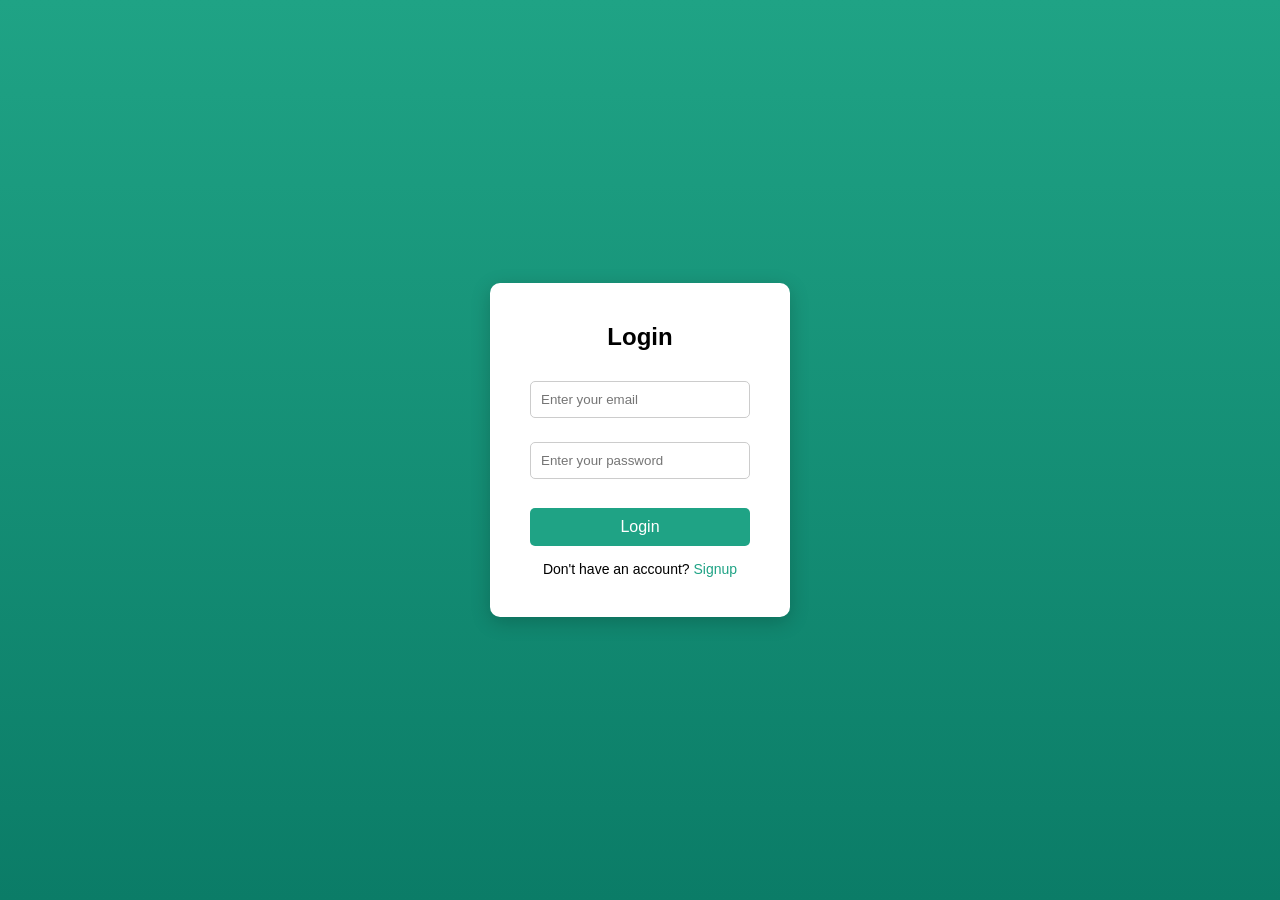
<file: index.html>
<!DOCTYPE html>
<html lang="en">
<head>

<meta charset="UTF-8">
<meta name="viewport" content="width=device-width, initial-scale=1.0">

<title>Login</title>

<link rel="stylesheet" href="style.css">

</head>

<body>

<div class="container">

<div class="card">

<h2>Login</h2>

<form id="loginForm">

<input type="email" id="loginEmail" placeholder="Enter your email">
<p class="error" id="loginEmailError"></p>

<input type="password" id="loginPassword" placeholder="Enter your password">
<p class="error" id="loginPasswordError"></p>

<button type="submit">Login</button>

<p class="switch">
Don't have an account?
<a href="signup.html">Signup</a>
</p>

<p id="loginMessage"></p>

</form>

</div>

</div>

<script src="script.js"></script>

</body>
</html>
</file>
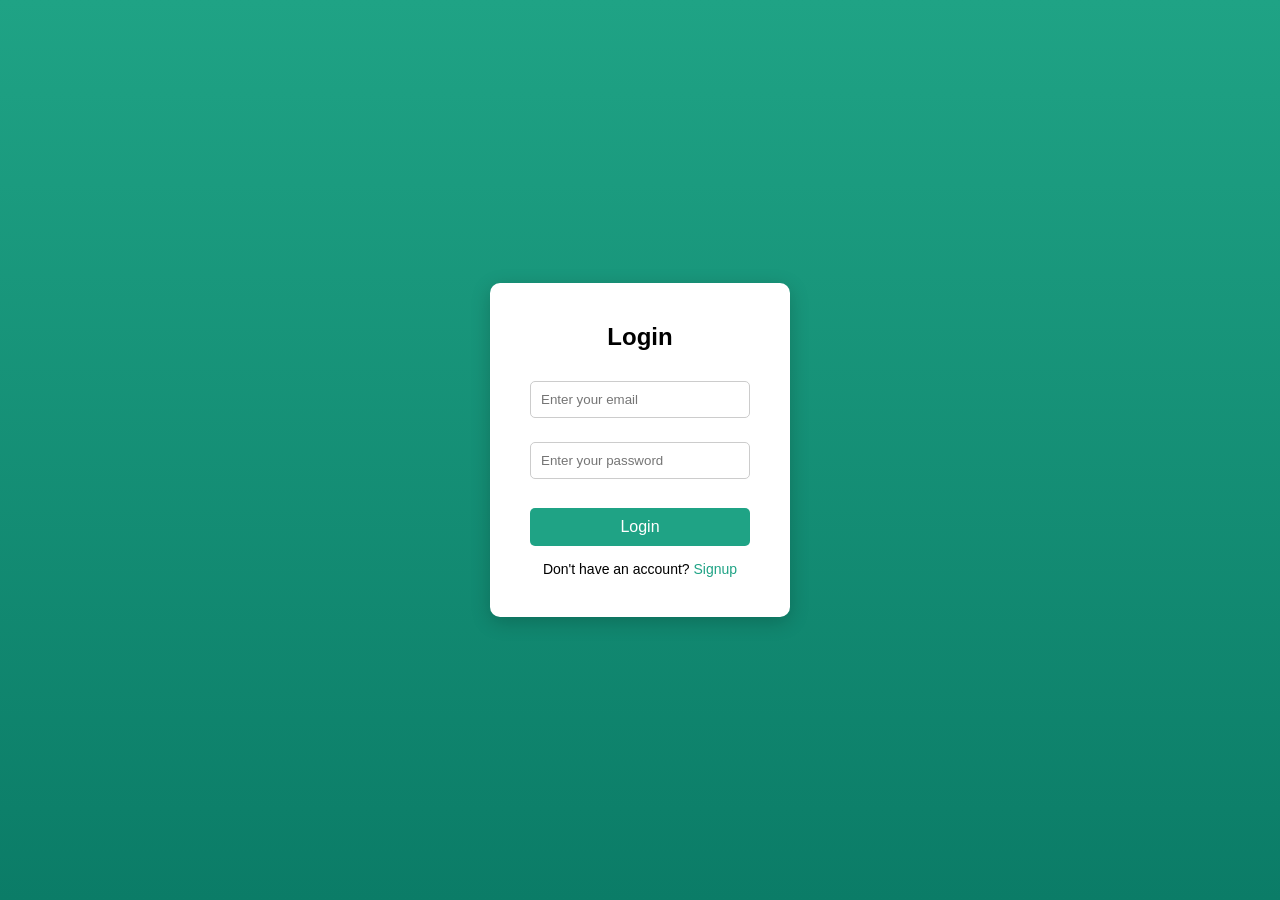
<file: login.html>
<!DOCTYPE html>
<html lang="en">
<head>

<meta charset="UTF-8">
<meta name="viewport" content="width=device-width, initial-scale=1.0">

<title>Login</title>

<link rel="stylesheet" href="style.css">

</head>

<body>

<div class="container">

<div class="card">

<h2>Login</h2>

<form id="loginForm">

<input type="email" id="loginEmail" placeholder="Enter your email">
<p class="error" id="loginEmailError"></p>

<input type="password" id="loginPassword" placeholder="Enter your password">
<p class="error" id="loginPasswordError"></p>

<button type="submit">Login</button>

<p class="switch">
Don't have an account?
<a href="signup.html">Signup</a>
</p>

<p id="loginMessage"></p>

</form>

</div>

</div>

<script src="script.js"></script>

</body>
</html>
</file>
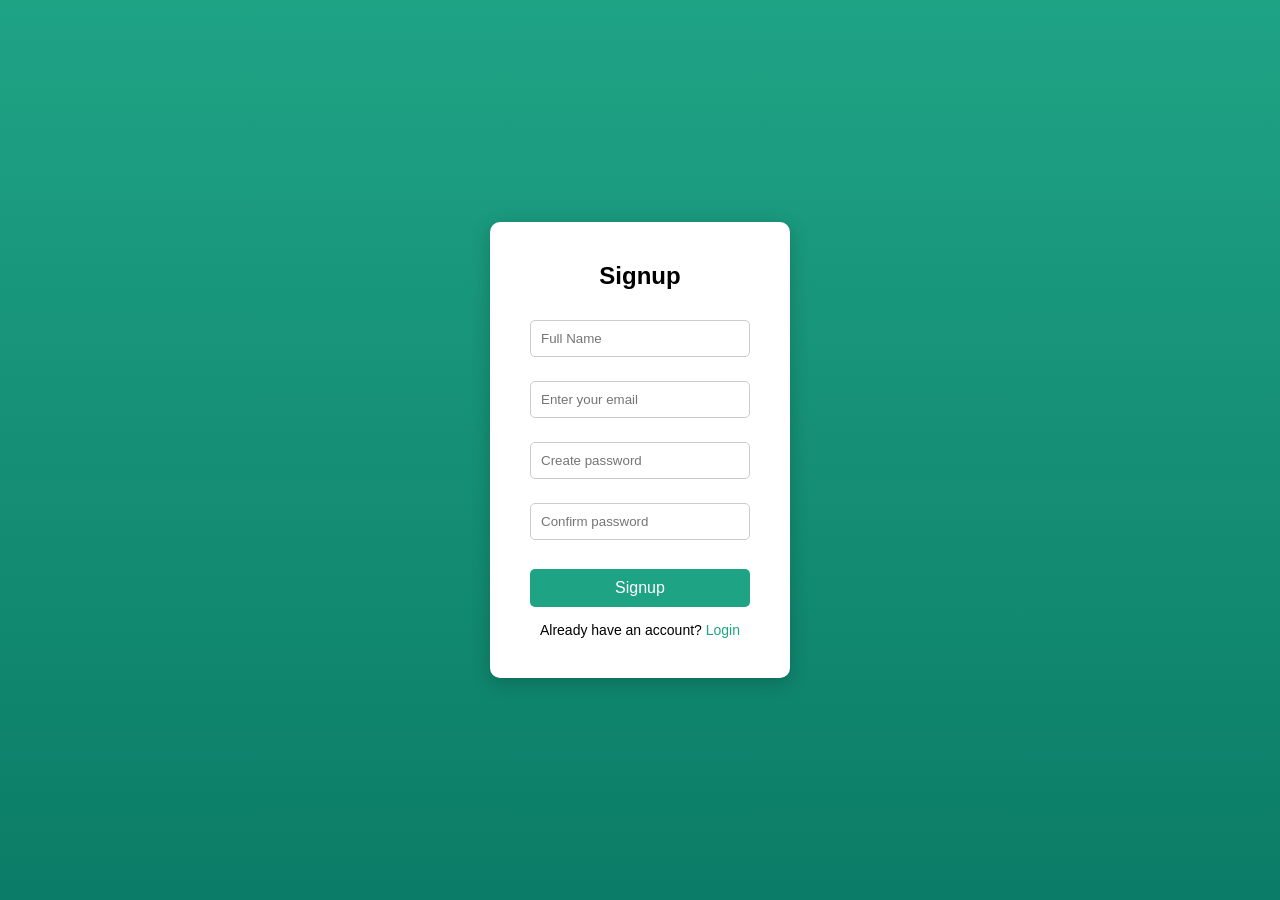
<file: signup.html>
<!DOCTYPE html>
<html lang="en">
<head>

<meta charset="UTF-8">
<meta name="viewport" content="width=device-width, initial-scale=1.0">

<title>Signup</title>

<link rel="stylesheet" href="style.css">

</head>

<body>

<div class="container">

<div class="card">

<h2>Signup</h2>

<form id="signupForm">

<input type="text" id="name" placeholder="Full Name">
<p class="error" id="nameError"></p>

<input type="email" id="email" placeholder="Enter your email">
<p class="error" id="emailError"></p>

<input type="password" id="password" placeholder="Create password">
<p class="error" id="passwordError"></p>

<input type="password" id="confirmPassword" placeholder="Confirm password">
<p class="error" id="confirmError"></p>

<button type="submit">Signup</button>

<p class="switch">
Already have an account?
<a href="index.html">Login</a>
</p>

</form>

</div>

</div>

<script src="script.js"></script>

</body>
</html>
</file>
<file: style.css>
*{
margin:0;
padding:0;
box-sizing:border-box;
font-family:Arial;
}

body{

height:100vh;

display:flex;

justify-content:center;

align-items:center;

background:linear-gradient(180deg,#1fa385,#0b7c67);

}

.container{

display:flex;
gap:40px;

}

.card{

background:#fff;

padding:40px;

width:300px;

border-radius:10px;

box-shadow:0 5px 20px rgba(0,0,0,0.2);

}

h2{

text-align:center;
margin-bottom:20px;

}

input{

width:100%;

padding:10px;

margin-top:10px;

border:1px solid #ccc;

border-radius:5px;

}

button{

width:100%;

margin-top:15px;

padding:10px;

border:none;

background:#1fa385;

color:white;

font-size:16px;

border-radius:5px;

cursor:pointer;

}

button:hover{

background:#178a70;

}

.error{

color:red;

font-size:12px;

height:14px;

}

.switch{

margin-top:15px;

font-size:14px;

text-align:center;

}

.switch a{

color:#1fa385;

text-decoration:none;

}
</file>
